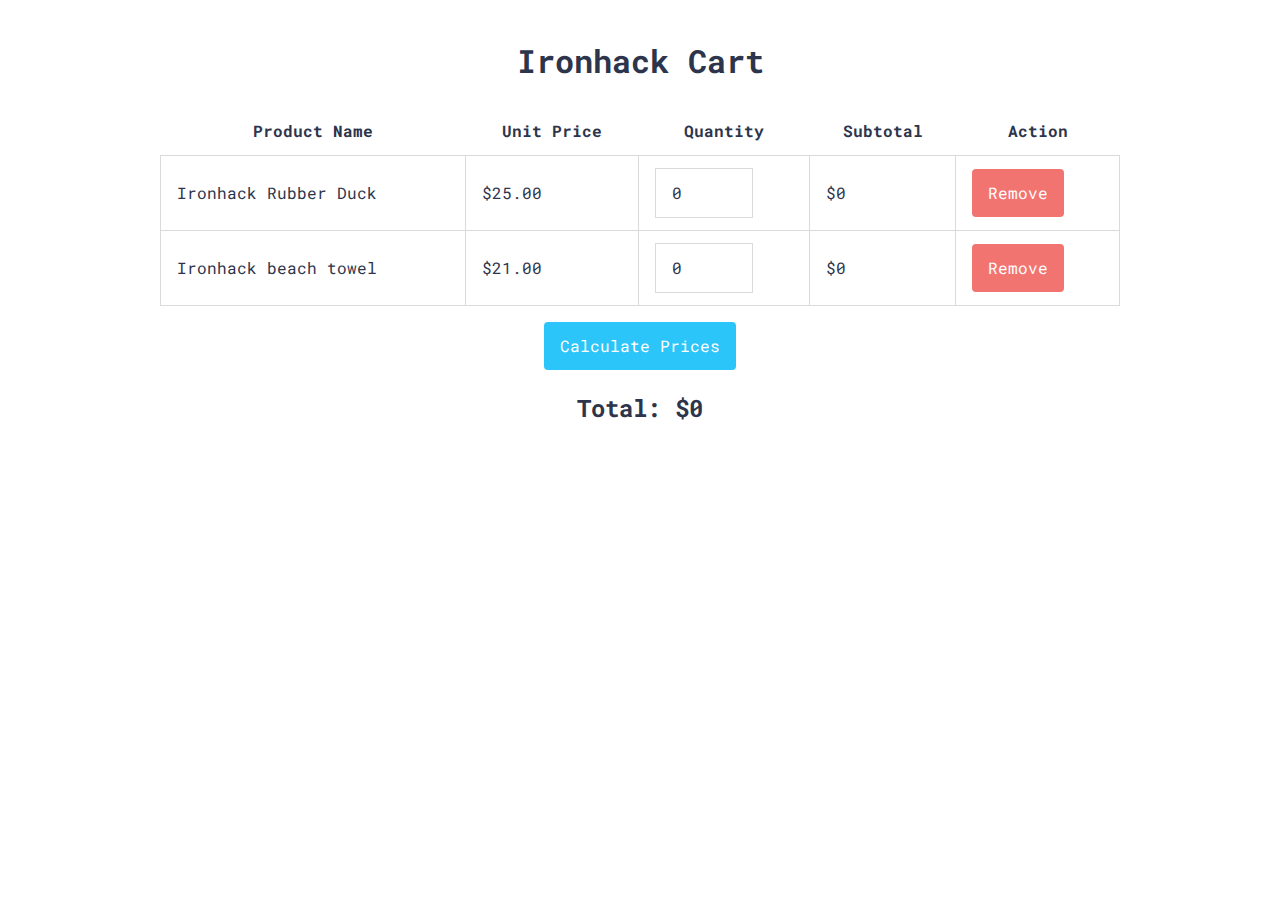
<file: labs/lab-dom-ironhack-cart-master/index.html>
<!DOCTYPE html>
<html lang="en">
  <head>
    <meta charset="utf-8" />
    <meta name="viewport" content="width=device-width" />
    <link rel="stylesheet" href="./css/style.css" />
    <title>Ironhack Cart</title>
  </head>
  <body>
    <h1>Ironhack Cart</h1>
    <table id="cart">
      <thead>
        <tr>
          <th>Product Name</th>
          <th>Unit Price</th>
          <th>Quantity</th>
          <th>Subtotal</th>
          <th>Action</th>
        </tr>
      </thead>
      <tbody>
        <tr class="product">
          <td class="name">
            <span>Ironhack Rubber Duck</span>
          </td>
          <td class="price">$<span>25.00</span></td>
          <td class="quantity">
            <input type="number" value="0" min="0" placeholder="Quantity" />
          </td>
          <td class="subtotal">$<span>0</span></td>
          <td class="action">
            <button class="btn btn-remove">Remove</button>
          </td>
        </tr>
        <!-- Iteration 2: Add more products here -->
        <tr class="product">
          <td class="name">
            <span>Ironhack beach towel</span>
          </td>
          <td class="price">$<span>21.00</span></td>
          <td class="quantity">
            <input type="number" value="0" min="0" placeholder="Quantity" />
          </td>
          <td class="subtotal">$<span>0</span></td>
          <td class="action">
            <button class="btn btn-remove">Remove</button>
          </td>
        </tr>
      </tbody>
      <tfoot>
        <!-- <tr class="create-product">
          <td>
            <input type="text" placeholder="Product Name" />
          </td>
          <td>
            <input type="number" min="0" value="0" placeholder="Product Price" />
          </td>
          <td></td>
          <td></td>
          <td>
            <button id="create" class="btn">Create Product</button>
          </td>
        </tr> -->
      </tfoot>
    </table>
    <p class="calculate-total">
      <button id="calculate" class="btn btn-success">Calculate Prices</button>
    </p>
    <h2 id="total-value">Total: $<span>0</span></h2>
    <script type="text/javascript" src="./src/index.js"></script>
  </body>
</html>
</file>
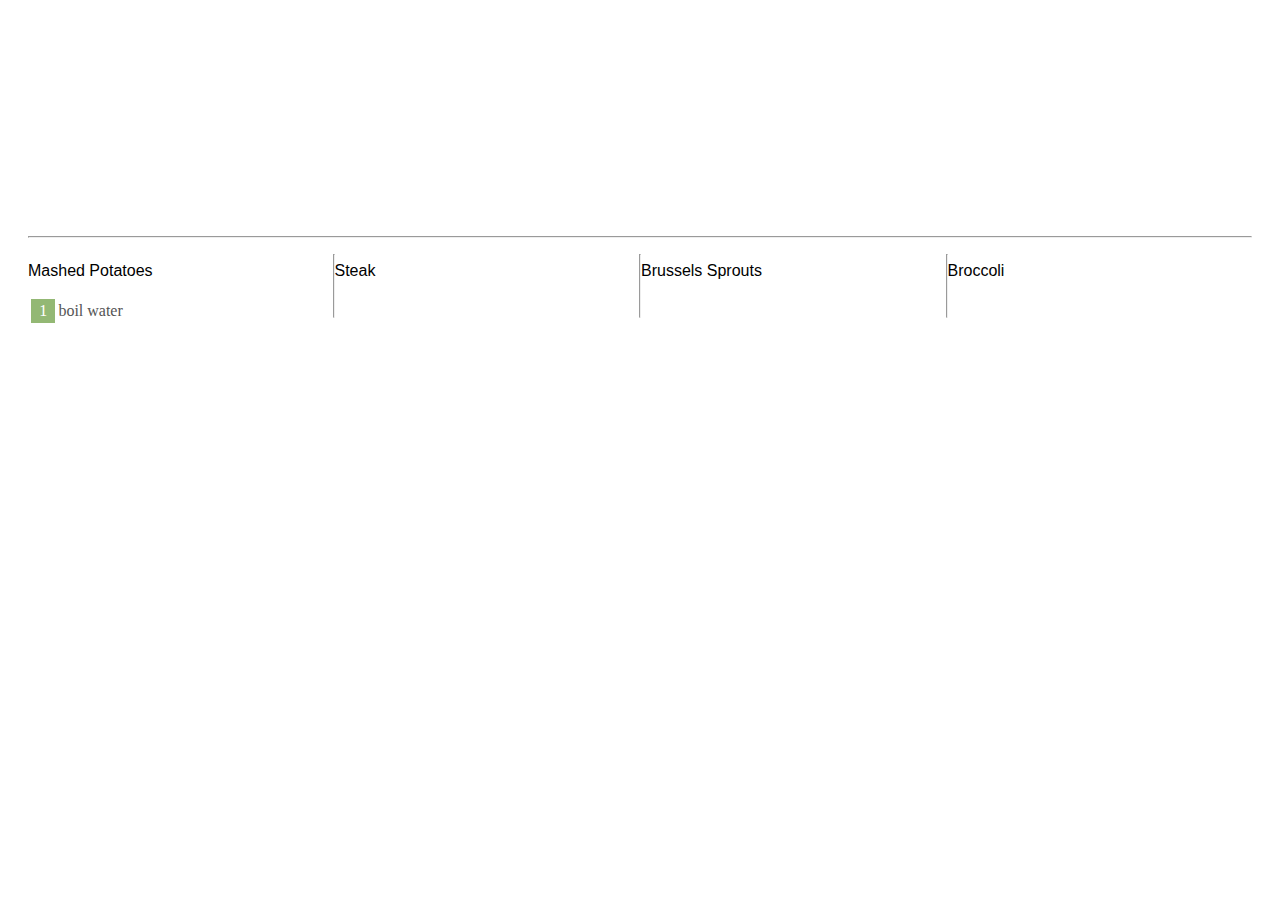
<file: labs/lab-es6-promises-master/index.html>
<!DOCTYPE html>
<html class="no-js">
  <head>
    <meta charset="utf-8" />
    <meta http-equiv="X-UA-Compatible" content="IE=edge" />
    <title>Promise me a dinner</title>
    <meta name="viewport" content="width=device-width, initial-scale=1" />
    <link rel="stylesheet" href="stylesheets/style.css" />
  </head>
  <body>
    <section id="images">
      <div>
        <img src="images/mashed-potatoes.jpg" id="mashedPotatoesImg" hidden />
      </div>
      <div>
        <img src="images/steak.jpg" id="steakImg" hidden />
      </div>
      <div>
        <img src="images/brussels-sprouts.jpg" id="brusselsSproutsImg" hidden />
      </div>
      <div>  
        <img src="images/broccoli.jpg" id="broccoliImg" hidden />
      </div>        
    </section>
    <hr />
    <section id="steps">
      <ol id="mashedPotatoes">
        <label>Mashed Potatoes</label>
      </ol>

      <hr />

      <ol id="steak">
        <label>Steak</label>
      </ol>

      <hr />

      <ol id="brusselsSprouts">
        <label>Brussels Sprouts</label>
      </ol>

      <hr />

      <ol id="broccoli">
        <label>Broccoli</label>
      </ol>
    </section>
    <!-- Below files are loading in order. Do not change the code below! -->
    <script src="javascript/data.js"></script>
    <script src="javascript/getInstruction.js"></script>
    <script src="javascript/obtainInstruction.js"></script>
    <script src="javascript/index.js"></script>
  </body>
</html>
</file>
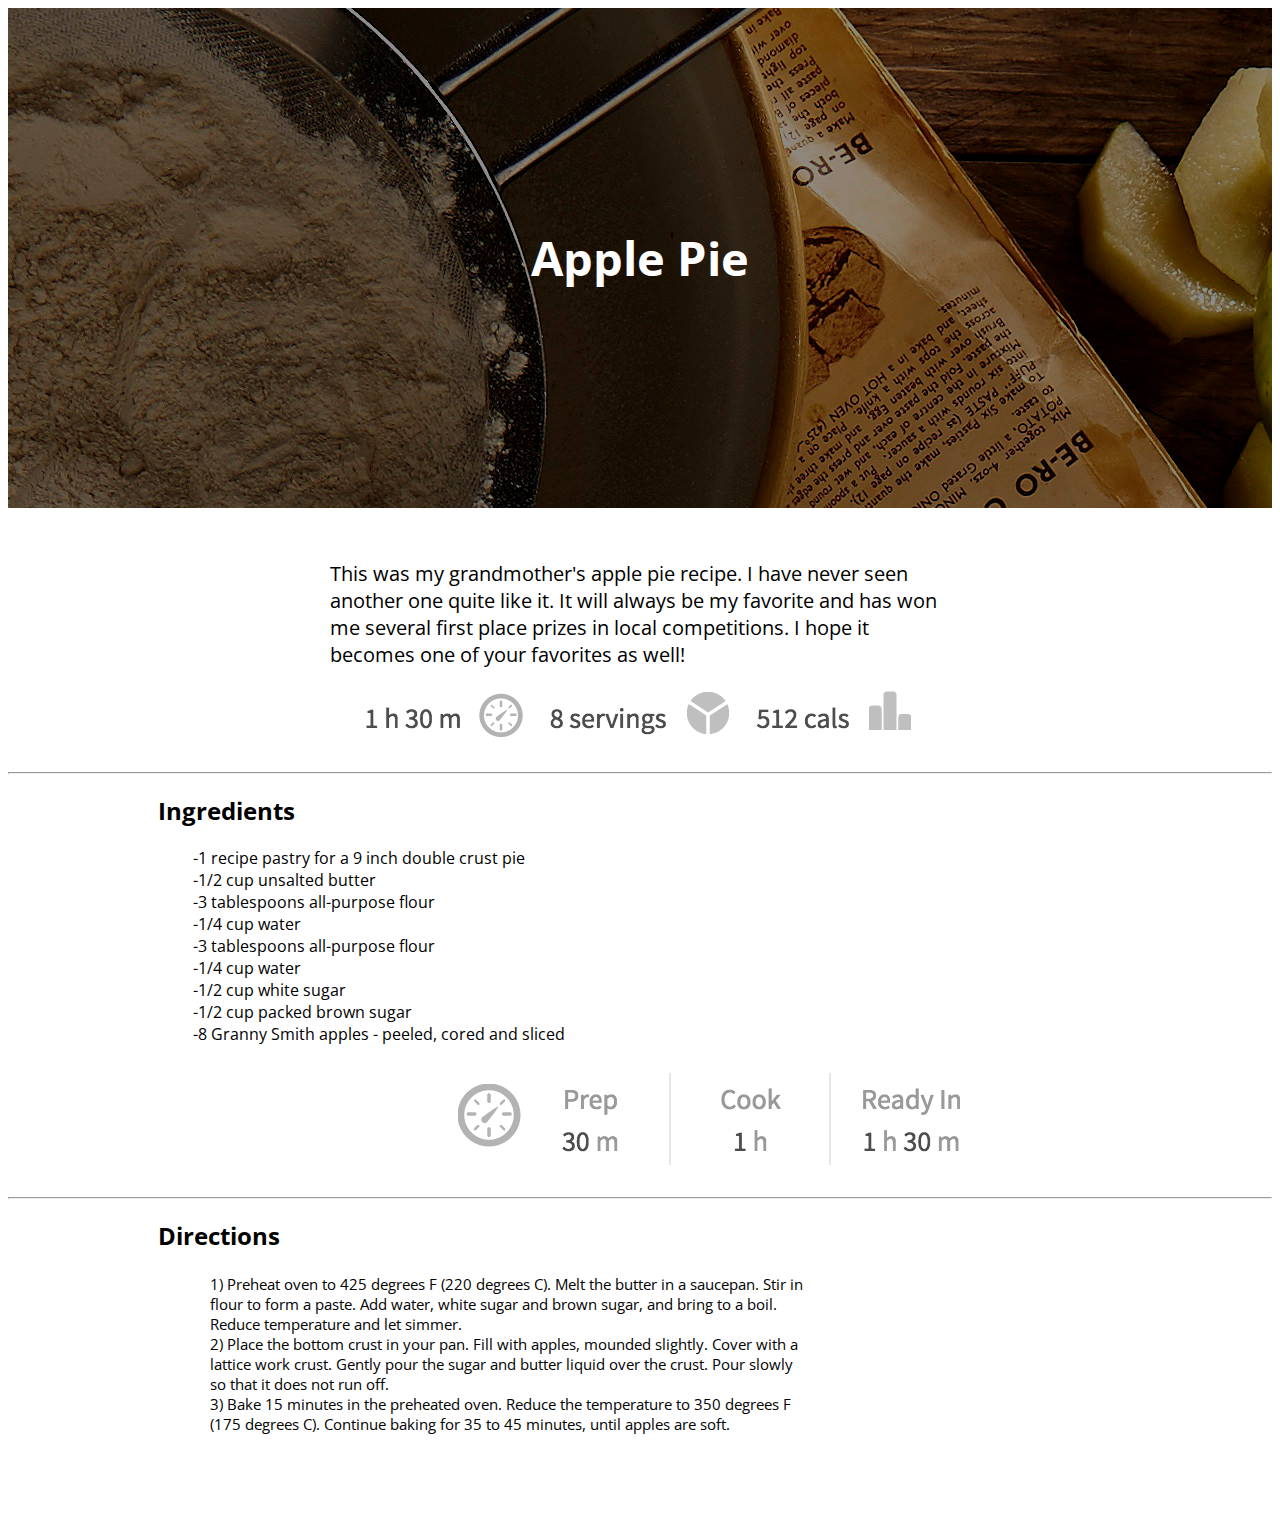
<file: labs/lab-css-recipes-clone-master/apple-pie/index.html>
<!DOCTYPE html>
<html lang="en">
  <head>
    <meta charset="UTF-8" />
    <meta name="viewport" content="width=device-width, initial-scale=1.0" />
    <title>Apple Pie Recipe</title>
    <link rel="stylesheet" href="./styles/style.css">
    <!-- don't forget to link your styles -->
  </head>
  <body>
    <header>
      <h1>Apple Pie</h1>
    </header>
    <main>
      <p>This was my grandmother's apple pie recipe. I have never seen another one quite like it. It will always
      be my favorite and has won me several first place prizes in local competitions. I hope it becomes one of your
      favorites as well!
      </p>
      <img src="./images/recipe-info.png" alt="recipe info">
    </main>
    <hr>
    <section class="sec1">
      <h2>Ingredients </h2>
      <ul>
        <li>1 recipe pastry for a 9 inch double crust pie </li>
        <li>1/2 cup unsalted butter </li>
        <li>3 tablespoons all-purpose flour</li>
        <li>1/4 cup water</li>
        <li>3 tablespoons all-purpose flour</li>
        <li>1/4 cup water</li>
        <li>1/2 cup white sugar</li>
        <li> 1/2 cup packed
          brown sugar</li>
        <li>8 Granny Smith apples - peeled, cored and sliced</li>
      </ul>
      <img src="./images/cooking-info.png" alt="cooking info">
    </section>
    <hr>
    <section class="sec2">
      <h2>Directions</h2>
      <ol>
        <li> Preheat oven to 425 degrees F (220 degrees
          C). Melt the butter in a saucepan. Stir in flour to form a paste. Add water, white sugar and brown sugar, and bring
          to a boil. Reduce temperature and let simmer.</li>
        <li> Place the bottom crust in your pan. Fill with apples, mounded
          slightly. Cover with a lattice work crust. Gently pour the sugar and butter liquid over the crust. Pour slowly so
          that it does not run off.</li>
        <li> Bake 15 minutes in the preheated oven. Reduce the temperature to 350 degrees F (175
          degrees C). Continue baking for 35 to 45 minutes, until apples are soft.</li>
      </ol>
    </section>
             
  </body>
</html>
</file>
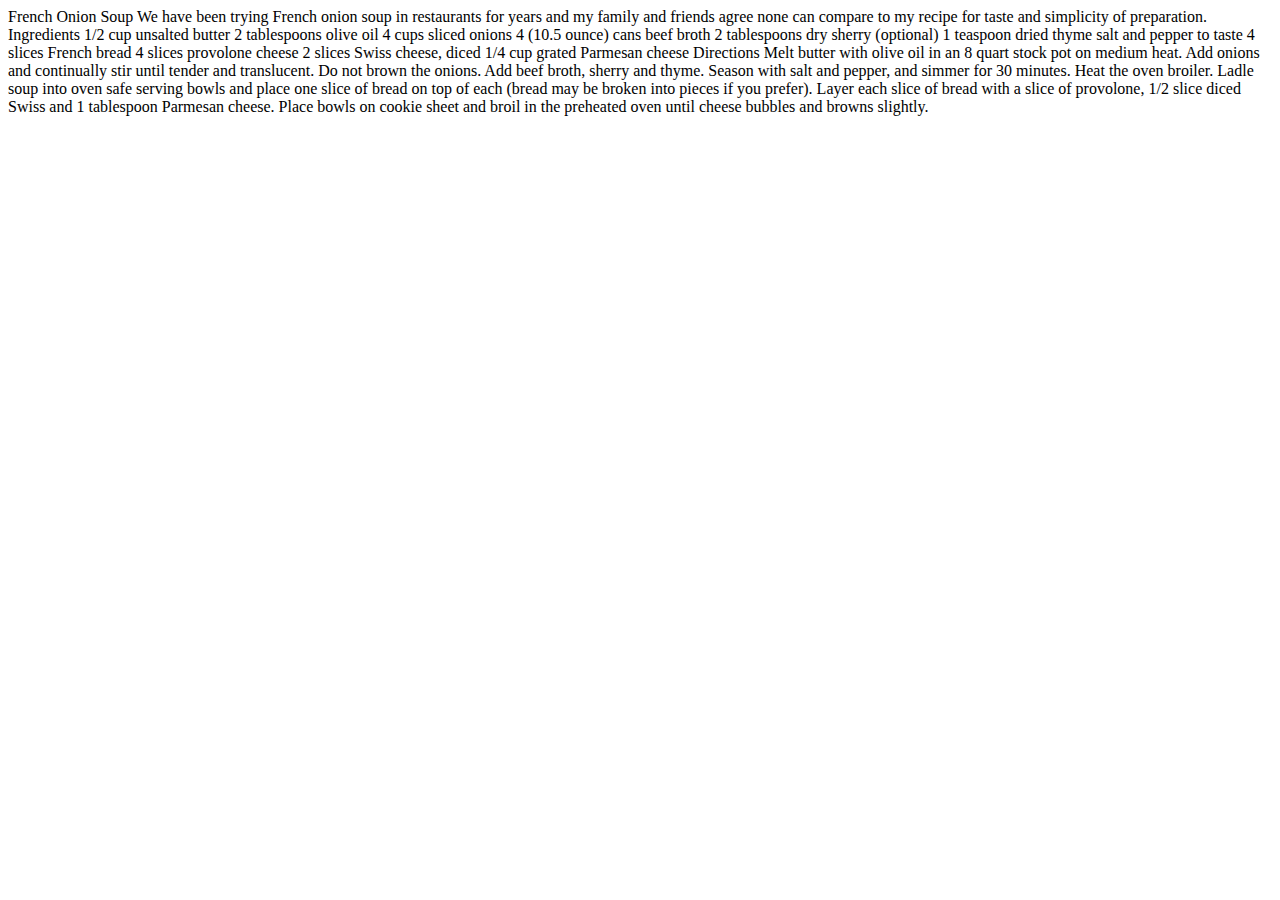
<file: labs/lab-css-recipes-clone-master/french-soup/index.html>
<!DOCTYPE html>
<html lang="en">
  <head>
    <meta charset="UTF-8" />
    <meta name="viewport" content="width=device-width, initial-scale=1.0" />
    <title>French Onion Soup Recipe</title>
    <!-- don't forget to link your styles -->
  </head>
  <body>
    French Onion Soup We have been trying French onion soup in restaurants for years and my family and friends agree
    none can compare to my recipe for taste and simplicity of preparation. Ingredients 1/2 cup unsalted butter 2
    tablespoons olive oil 4 cups sliced onions 4 (10.5 ounce) cans beef broth 2 tablespoons dry sherry (optional) 1
    teaspoon dried thyme salt and pepper to taste 4 slices French bread 4 slices provolone cheese 2 slices Swiss cheese,
    diced 1/4 cup grated Parmesan cheese Directions Melt butter with olive oil in an 8 quart stock pot on medium heat.
    Add onions and continually stir until tender and translucent. Do not brown the onions. Add beef broth, sherry and
    thyme. Season with salt and pepper, and simmer for 30 minutes. Heat the oven broiler. Ladle soup into oven safe
    serving bowls and place one slice of bread on top of each (bread may be broken into pieces if you prefer). Layer
    each slice of bread with a slice of provolone, 1/2 slice diced Swiss and 1 tablespoon Parmesan cheese. Place bowls
    on cookie sheet and broil in the preheated oven until cheese bubbles and browns slightly.
  </body>
</html>
</file>
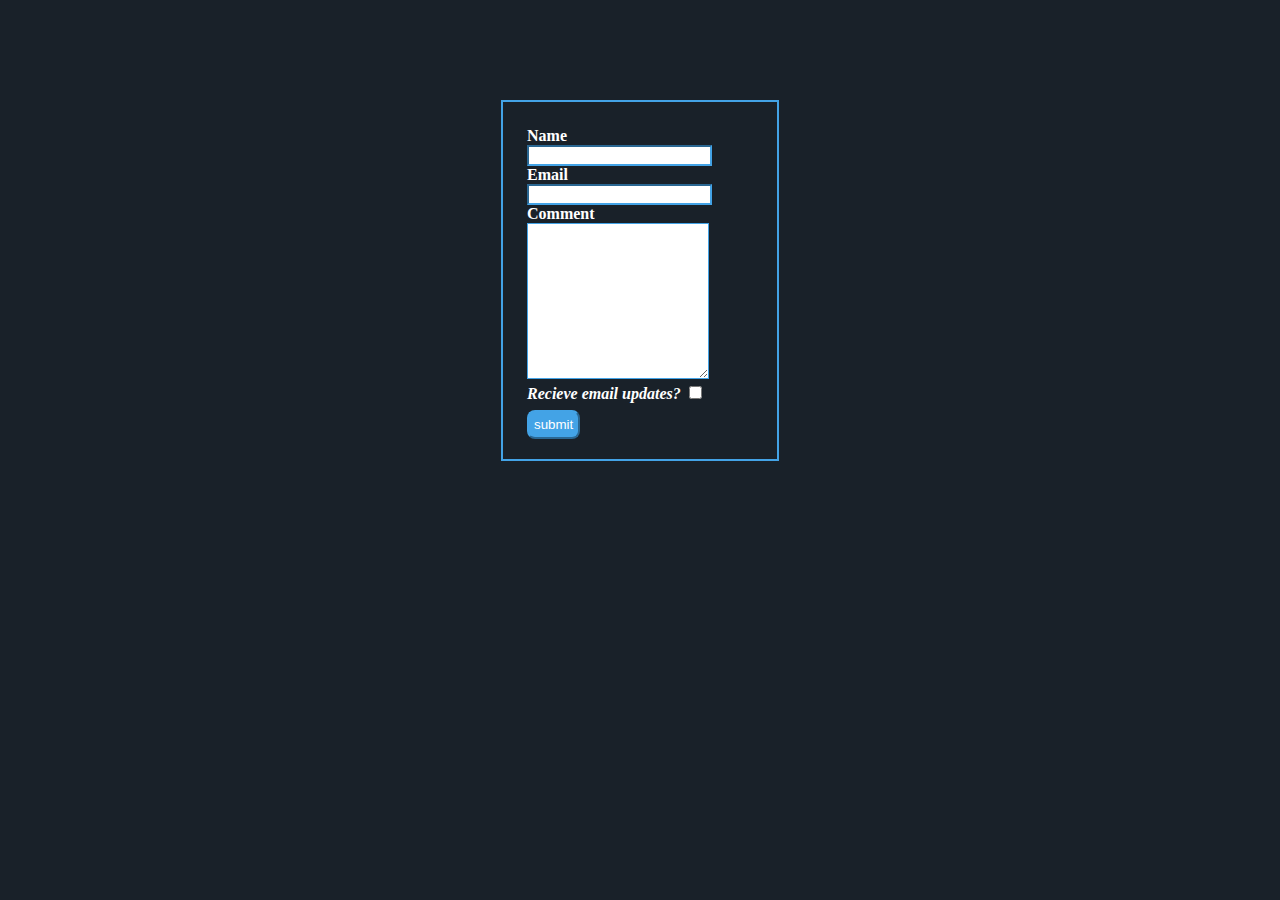
<file: labs/lab-html-css-iron-comments-main/iron-comments/index.html>
<!DOCTYPE html>
<html lang="en">
<head>
    <meta charset="UTF-8">
    <meta http-equiv="X-UA-Compatible" content="IE=edge">
    <meta name="viewport" content="width=device-width, initial-scale=1.0">
    
    <title> Iron Comments </title>
    
    <link rel="stylesheet" type="text/css" href="./styles/style.css">
</head>
<body>

    <form id="form-container">

        <label for="name">Name</label>
        <br>
        <input type="text" name="name">
        <br>

        <label for="email">Email</label>
        <br>
        <input type="text" name="email">
        <br>

        <label for="comment">Comment</label>
        <br>
        <textarea name="comment" id="comment" cols="0" rows="10"></textarea>
        <br>
        <label id="update"for="update">Recieve email updates?</label>
        <input type="checkbox" name="update">
        <br>

        <input type="submit" value="submit" id="submit">
        
    </form>

</body>
</html>
</file>
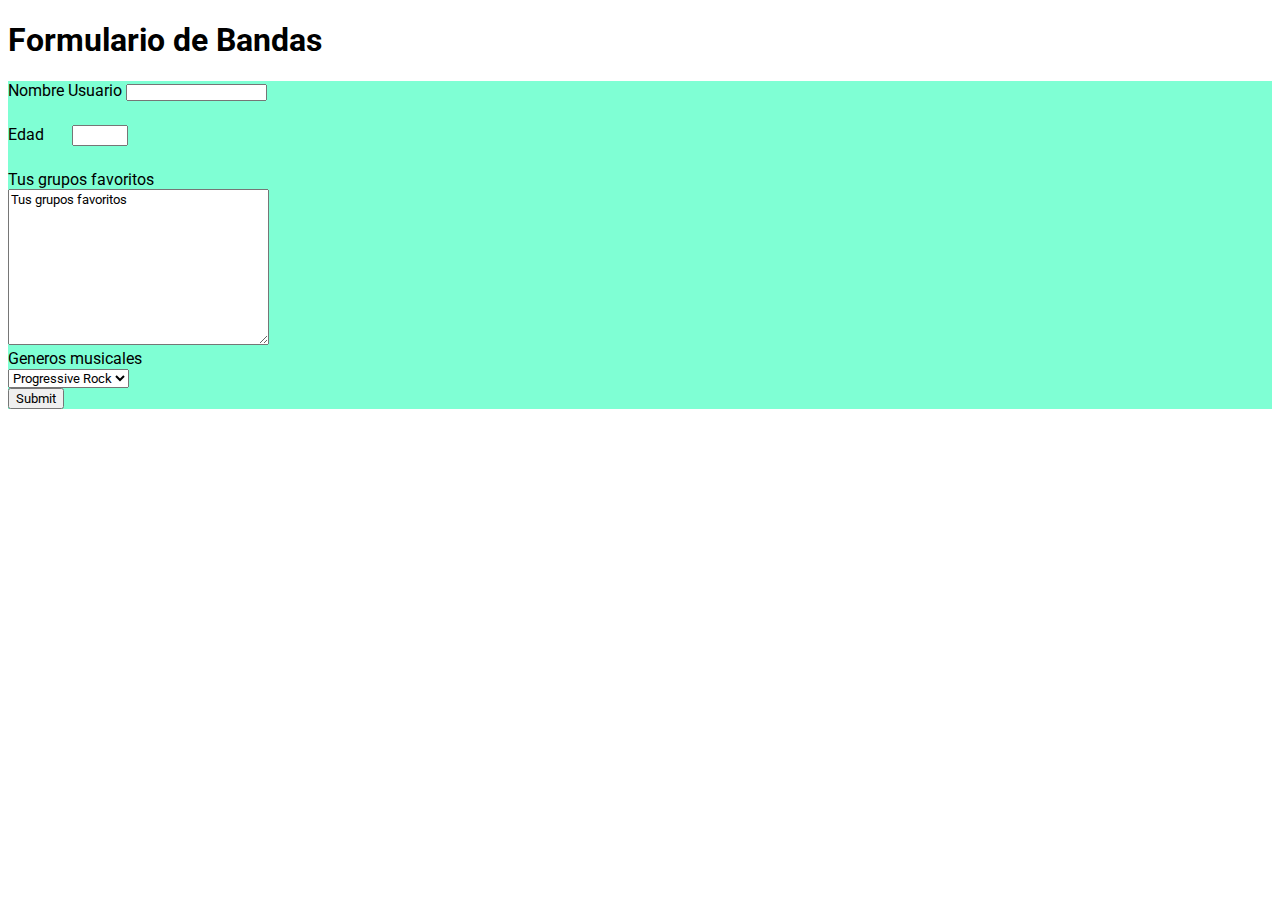
<file: ejercicio.html>
<!DOCTYPE html>
<html lang="en">
<head>
    <meta charset="UTF-8">
    <meta http-equiv="X-UA-Compatible" content="IE=edge">
    <meta name="viewport" content="width=device-width, initial-scale=1.0">
    <title>Document</title>
    <style> 
            
            @import url('https://fonts.googleapis.com/css2?family=Roboto:ital,wght@1,100&display=swap');
            
            *{font-family: "Roboto", sans-serif}

            form{ background-color: aquamarine;
            
                }
            .text {
                font-size: 10px;
            }
            #edad {
                margin: 24px;
            }

    </style>
    
</head>
<body>
    <h1>Formulario de Bandas</h1>
    <form action="">
        <Label for="text">Nombre Usuario</Label>
        <input class="text" type="text" name="text">
        <br>
        <label for="numero">Edad</label>
        <input id="edad" type="number" name="numero" min="0" max="18">
        <br>
        <label for="grupos">Tus grupos favoritos</label>
        <br>
        <textarea name="grupos" id="grupos" cols="30" rows="10">Tus grupos favoritos</textarea> 
        <br>
        <label for="generos">Generos musicales</label>
        <br>
        <select name="" id="">
            <option>Progressive Rock</option>
            <option>Hard Rock</option>
            <option>Indie rock</option>
        </select>
        <br>
        <input type="submit" value="Submit" onclick="console.log('form submitted')">
    </form>
</body>
</html>
</file>
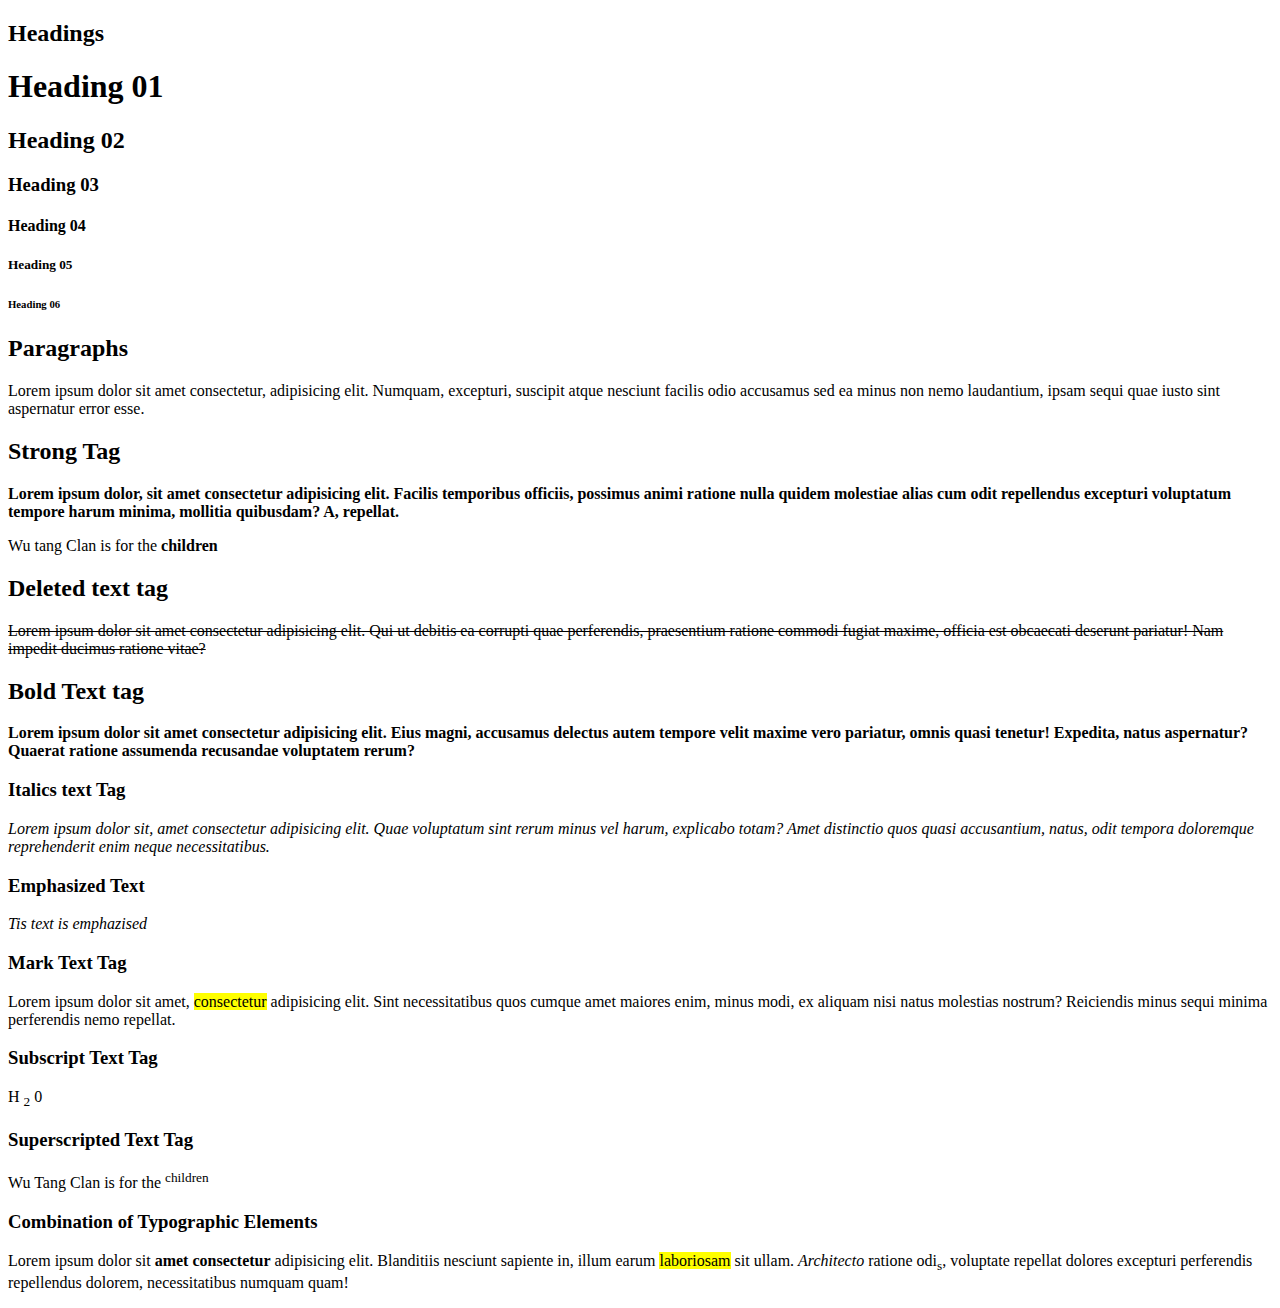
<file: section-01-html/01-basic-layout.html>
<!DOCTYPE html>
<html lang="en">
  <head>
    <meta charset="UTF-8" />
    <meta http-equiv="X-UA-Compatible" content="IE=edge" />
    <meta name="viewport" content="width=device-width, initial-scale=1.0" />
    <title>Headings, Typography, Paragraphs</title>
  </head>
  <body>
    <h2>Headings</h2>
    <!-- Headings -->
    <h1>Heading 01</h1>
    <h2>Heading 02</h2>
    <h3>Heading 03</h3>
    <h4>Heading 04</h4>
    <h5>Heading 05</h5>
    <h6>Heading 06</h6>

    <!-- Paragpraphs -->
    <h2>Paragraphs</h2>
    <p>
      Lorem ipsum dolor sit amet consectetur, adipisicing elit. Numquam,
      excepturi, suscipit atque nesciunt facilis odio accusamus sed ea minus non
      nemo laudantium, ipsam sequi quae iusto sint aspernatur error esse.
    </p>
    <!-- Strong Tag -->
    <h2>Strong Tag</h2>
    <strong
      >Lorem ipsum dolor, sit amet consectetur adipisicing elit. Facilis
      temporibus officiis, possimus animi ratione nulla quidem molestiae alias
      cum odit repellendus excepturi voluptatum tempore harum minima, mollitia
      quibusdam? A, repellat.</strong
    >

    <!-- Example of mixing two typgoraphic elements together -->
    <p>Wu tang Clan is for the <strong>children</strong></p>

    <!-- Deleted text tag -->
    <h2>Deleted text tag</h2>
    <del
      >Lorem ipsum dolor sit amet consectetur adipisicing elit. Qui ut debitis
      ea corrupti quae perferendis, praesentium ratione commodi fugiat maxime,
      officia est obcaecati deserunt pariatur! Nam impedit ducimus ratione
      vitae?</del
    >
    <!-- Bold Text tag -->
    <h2>Bold Text tag</h2>
    <b
      >Lorem ipsum dolor sit amet consectetur adipisicing elit. Eius magni,
      accusamus delectus autem tempore velit maxime vero pariatur, omnis quasi
      tenetur! Expedita, natus aspernatur? Quaerat ratione assumenda recusandae
      voluptatem rerum?</b
    >
    <!-- Italics -->
    <h3>Italics text Tag</h3>
    <i
      >Lorem ipsum dolor sit, amet consectetur adipisicing elit. Quae voluptatum
      sint rerum minus vel harum, explicabo totam? Amet distinctio quos quasi
      accusantium, natus, odit tempora doloremque reprehenderit enim neque
      necessitatibus.</i
    >

    <!-- Emphasized Text -->
    <h3>Emphasized Text</h3>
    <em>Tis text is emphazised</em>

    <!-- Mark Text Tag -->
    <h3>Mark Text Tag</h3>
    <p>
      Lorem ipsum dolor sit amet, <mark>consectetur</mark> adipisicing elit.
      Sint necessitatibus quos cumque amet maiores enim, minus modi, ex aliquam
      nisi natus molestias nostrum? Reiciendis minus sequi minima perferendis
      nemo repellat.
    </p>

    <!-- Subscript Text Tag -->
    <h3>Subscript Text Tag</h3>
    <p>H <sub>2</sub> 0</p>

    <!-- Superscripted Text tag -->
    <h3>Superscripted Text Tag</h3>
    <p>Wu Tang Clan is for the <sup>children</sup></p>

    <!-- Paragraphs combination of elements -->
    <h3>Combination of Typographic Elements</h3>
    <p>
      Lorem ipsum dolor sit <strong> amet consectetur</strong> adipisicing elit.
      Blanditiis nesciunt sapiente in, illum earum <mark>laboriosam</mark> sit
      ullam. <i> Architecto</i> ratione odi<sub>s</sub>, voluptate repellat
      dolores excepturi perferendis repellendus dolorem, necessitatibus numquam
      quam!
    </p>
  </body>
</html>
</file>
<file: labs/lab-dom-ironhack-cart-master/css/style.css>
@import url('https://fonts.googleapis.com/css?family=Roboto+Mono:400,700&display=swap');

body {
  margin: 0 auto;
  padding: 1em;
  max-width: 60em;
  font-family: 'Roboto Mono', sans-serif;
  line-height: 1.5;
  color: #2d354c;
}

button,
input {
  font: inherit;
  color: inherit;
}

th,
td,
button,
input {
  padding: 0.75em 1em;
}

table#cart {
  width: 100%;
  border-collapse: collapse;
}

table#cart tfoot {
  background: #eee;
}

table#cart td,
table input {
  border: 1px solid #dadada;
}

table input[type='number'] {
  max-width: 4em;
}

.btn {
  display: inline-block;
  border: 0;
  border-radius: 0.25em;
  cursor: pointer;
}

.btn-success,
.btn-remove {
  color: #fff;
}

.btn-success {
  background-color: #2cc5fa;
}

.btn-remove {
  background-color: #f27471;
}

h1,
h2,
.calculate-total {
  text-align: center;
}
</file>
<file: labs/lab-es6-promises-master/stylesheets/style.css>
* {
  transition: all 0.4s;
}

body {
  padding: 20px;
}

img {
  width: 200px;
}

li {
  font-size: 16px;
  line-height: 1.5rem;
  color: #545454;
  /* text-transform: capitalize; */
}

label {
  line-height: 50px;
  font-family: sans-serif;
}

#steps,
#images {
  display: flex;
}

#images {
  height: 200px;
}

#images img {
  width: 200px;
  height: auto;
}

#images div {
  width: 25%;
}

ol {
  width: 25%;
  position: relative;
  list-style: none;
  counter-reset: li;
  margin: 0;
  padding: 0;
}

li::before {
  content: counter(li);
  color: white;
  display: inline-block;
  width: 1em;
  margin-left: -0.5em;
  background: #93b874;
  padding-left: 0.5em;
  margin: 0.2em;
}

li {
  counter-increment: li;
}

button {
  animation: enter 2s forwards;
  position: fixed;
  left: 50%;
  top: 50%;
  font-size: 3rem;
  padding: 1rem;
  background: #eeeeee;
  color: black;
  transition: all.2s;
}

button:hover {
  color: white;
  background: #333;
}

@keyframes enter {
  from {
    transform: rotateX(3000deg) translate(-50%, -50%) scale(0);
  }
  to {
    transform: rotateX(0deg) translate(-50%, -50%) scale(1);
  }
}
</file>
<file: labs/lab-css-recipes-clone-master/apple-pie/styles/style.css>
@import url('https://fonts.googleapis.com/css2?family=Open+Sans:wght@300&family=Roboto:ital,wght@1,100&display=swap');

body{
    font-family: "Open Sans", sans-serif;
    font-size: 16px;
}
header{
    background-image: url("../images/apple-pie.jpg");
    height: 500px;
    display: flex;
    align-items: center;
    justify-content: center;
}

h1{
    color: white;
    text-align: center;
    font-size: 47px;
}

main p {
    border: 2px solid white;
    width: 620px;
    font-size: 20px;
    margin:auto;
    margin-top: 50px;
}

main img  {
    display: block;
    margin: auto;
}

.sec1{
    margin-left: 150px;
    
}
.sec1 ul{list-style-type:"-"
}

.sec1 img{
    display: block;
    margin: auto;
}

.sec2{
    margin-left: 150px;
    margin-bottom: 100px;
}


.sec2 ol{
    border: 2px solid white;
    width: 600px;
    font-size: 15px;
    margin-left:10px;
    margin-top: 20px;
    list-style-type: none;
    counter-reset: section;
}
.sec2 ol li::before{
    content: "" counter(section)")";
    counter-increment: section;

}
</file>
<file: labs/lab-html-css-iron-comments-main/iron-comments/styles/style.css>
body {
    padding: 0;
    margin: 0;
    padding-top: 100px;
    width: 100vw;
    background: rgb(25, 33, 41) ;
    color: rgb(255,255,255) ;
    font-weight: bold;

}

#form-container {
    margin: auto;
    width: 250px;
    border: rgb(67, 163, 230) solid 2px;
    padding-left: 24px;
    padding-bottom: 20px;
    padding-top: 25px;
    
}

#submit{
    color: rgb(255,255,255);
    background: rgb(67, 163, 230);
    border-radius: 8px;
    padding: 5px 5px 5px 5px;
    margin-top: 7px;
    
}

input, textarea{
    border-color:rgb(67, 163, 230) ;
}

#update {
    font-style: italic;
}
</file>
